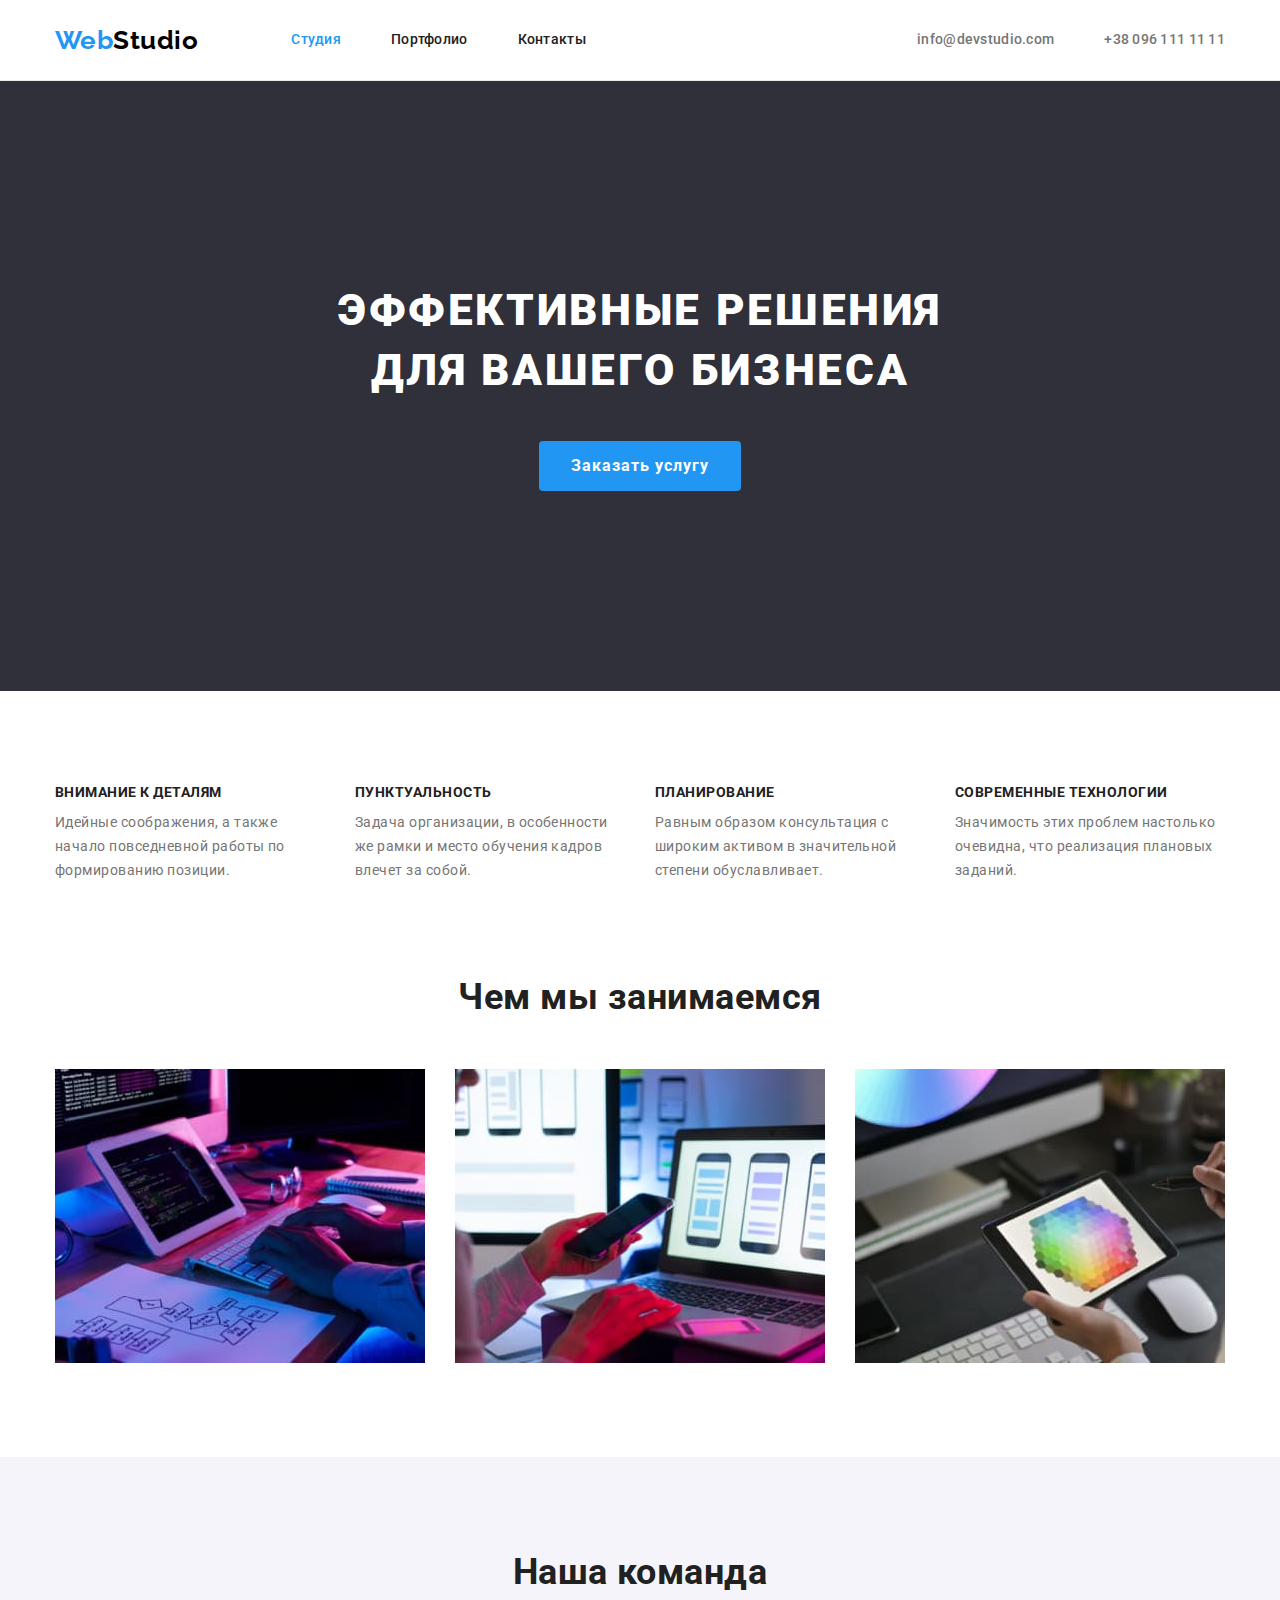
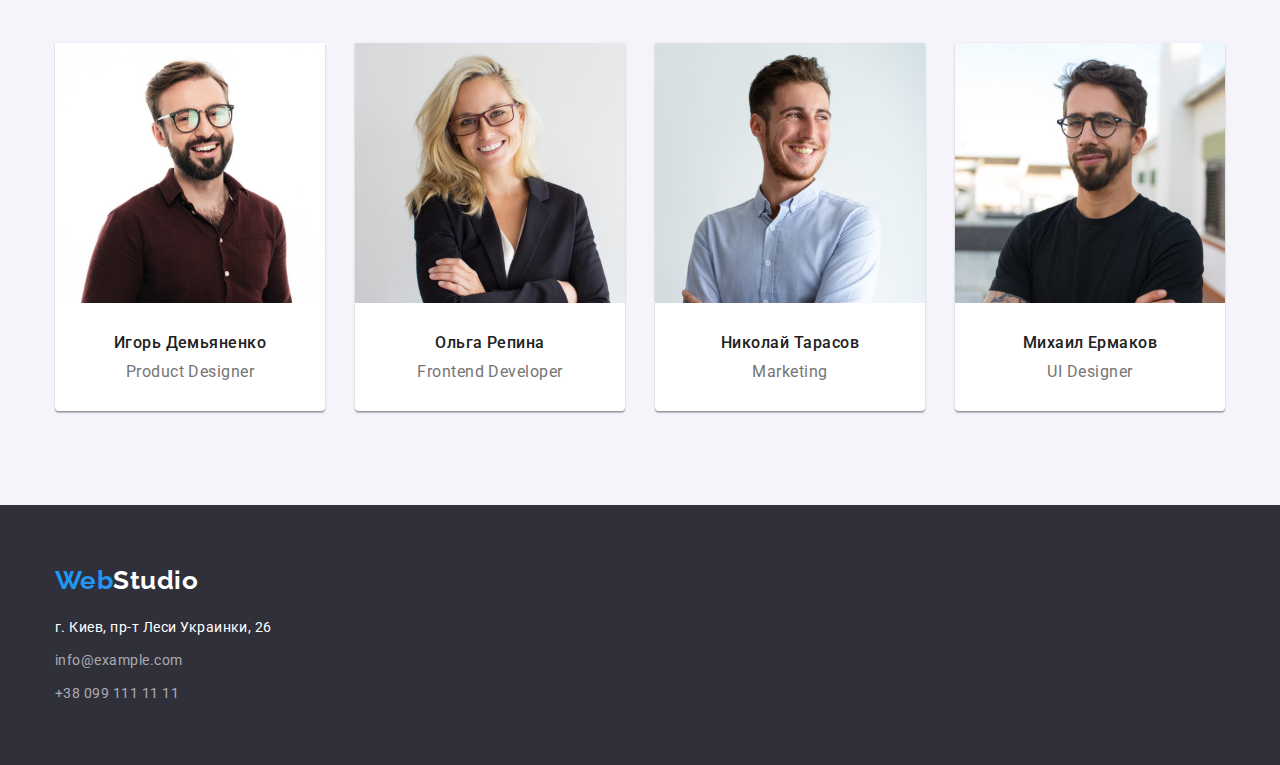
<file: index.html>
<!DOCTYPE html>
<html lang="ru">
  <head>
    <meta charset="UTF-8" />
    <meta http-equiv="X-UA-Compatible" content="IE=edge" />
    <meta name="viewport" content="width=device-width, initial-scale=1.0" />
    <title>Document</title>
    <link rel="preconnect" href="https://fonts.googleapis.com" />
    <link rel="preconnect" href="https://fonts.gstatic.com" crossorigin />
    <link
      href="https://fonts.googleapis.com/css2?family=Oleo+Script&family=Raleway:wght@700&family=Roboto:wght@400;500;700;900&display=swap"
      rel="stylesheet"
    />
    <link
      rel="stylesheet"
      href="https://cdn.jsdelivr.net/npm/modern-normalize@1.1.0/modern-normalize.min.css"
    />
    <link rel="stylesheet" href="./css/styles.css" />
  </head>
  <body class="body">
    <!--Шапка страницы-->
    <header class="page-header">
      <div class="container container-header">
        <a href="./index.html" class="logo"><span class="logo-link">Web</span>Studio</a>
        <nav>
          <ul class="site-nav list">
            <li class="item">
              <a href="./index.html" class="site-nav-link decor current">Студия</a>
            </li>
            <li class="item">
              <a href="./portfolio.html" class="site-nav-link decor">Портфолио</a>
            </li>
            <li class="item"><a href="" class="site-nav-link decor">Контакты</a></li>
          </ul>
        </nav>
        <ul class="auth-nav list">
          <a href="mailto:info@devstudio.com" class="auth-nav-link decor">info@devstudio.com</a>
          <a href="tel:+380961111111" class="auth-nav-link decor">+38 096 111 11 11</a>
        </ul>
      </div>
    </header>

    <!--Уникальный контент страницы-->
    <main>
      <!--Герой-->
      <section class="hero">
        <div class="container">
          <h1 class="hero-title">
            ЭФФЕКТИВНЫЕ РЕШЕНИЯ <br />
            ДЛЯ ВАШЕГО БИЗНЕСА
          </h1>
          <button type="button" class="button">Заказать услугу</button>
        </div>
      </section>

      <!--Плюсы работы-->
      <section class="section">
        <div class="container">
          <h2 class="section-title visually-hidden">Плюсы работы</h2>
          <ul class="features list">
            <li class="item">
              <h3 class="features-title">Внимание к деталям</h3>
              <p class="features-title-text">
                Идейные соображения, а также начало повседневной работы по формированию позиции.
              </p>
            </li>
            <li class="item">
              <h3 class="features-title">Пунктуальность</h3>
              <p class="features-title-text">
                Задача организации, в особенности же рамки и место обучения кадров влечет за собой.
              </p>
            </li>
            <li class="item">
              <h3 class="features-title">Планирование</h3>
              <p class="features-title-text">
                Равным образом консультация с широким активом в значительной степени обуславливает.
              </p>
            </li>
            <li class="item">
              <h3 class="features-title">Современные технологии</h3>
              <p class="features-title-text">
                Значимость этих проблем настолько очевидна, что реализация плановых заданий.
              </p>
            </li>
          </ul>
        </div>
      </section>

      <!--Чем мы занимаемся-->
      <section class="section section-doing">
        <div class="container">
          <h2 class="section-title">Чем мы занимаемся</h2>
          <ul class="list list-doing">
            <li class="item">
              <img src="./images/we-doing1.jpg" alt="Чем-мы-занимаемся1" width="370" />
            </li>
            <li class="item">
              <img src="./images/we-doing2.jpg" alt="Чем-мы-занимаемся2" width="370" />
            </li>
            <li class="item">
              <img src="./images/we-doing3.jpg" alt="Чем-мы-занимаемся3" width="370" />
            </li>
          </ul>
        </div>
      </section>

      <!--Наша команда-->
      <section class="section team">
        <div class="container container-team-main">
          <h2 class="section-title">Наша команда</h2>
          <ul class="list list-team">
            <li class="item">
              <img src="./images/membe1.jpg" alt="Игорь Демьяненко" width="270" />
              <div class="container container-team">
                <h3 class="section-title-name">Игорь Демьяненко</h3>
                <p class="section-title-profession">Product Designer</p>
              </div>
            </li>
            <li class="item">
              <img src="./images/membe2.jpg" alt="Ольга Репина" width="270" />
              <div class="container container-team">
                <h3 class="section-title-name">Ольга Репина</h3>
                <p class="section-title-profession">Frontend Developer</p>
              </div>
            </li>
            <li class="item">
              <img src="./images/membe3.jpg" alt="Николай Тарасов" width="270" />
              <div class="container container-team">
                <h3 class="section-title-name">Николай Тарасов</h3>
                <p class="section-title-profession">Marketing</p>
              </div>
            </li>
            <li class="item">
              <img src="./images/membe4.jpg" alt="Михаил Ермаков" width="270" />
              <div class="container container-team">
                <h3 class="section-title-name">Михаил Ермаков</h3>
                <p class="section-title-profession">UI Designer</p>
              </div>
            </li>
          </ul>
        </div>
      </section>
    </main>

    <!--Подвал страницы-->
    <footer class="footer">
      <div class="container container-footer">
        <a href="" class="logo foot"
          ><span class="footer-logo-first">Web</span><span class="footer-logo-last">Studio</span></a
        >
        <address class="url">
          <a href="https://goo.gl/maps/uPLYLn5CrwRYCuye6" class="footer-logo-address decor"
            >г. Киев, пр-т Леси Украинки, 26</a
          >
          <a href="mailto:info@example.com" class="address-phone-mail decor">info@example.com</a>
          <a href="tel:+380991111111" class="address-phone-mail decor">+38 099 111 11 11</a>
        </address>
      </div>
    </footer>
  </body>
</html>
</file>
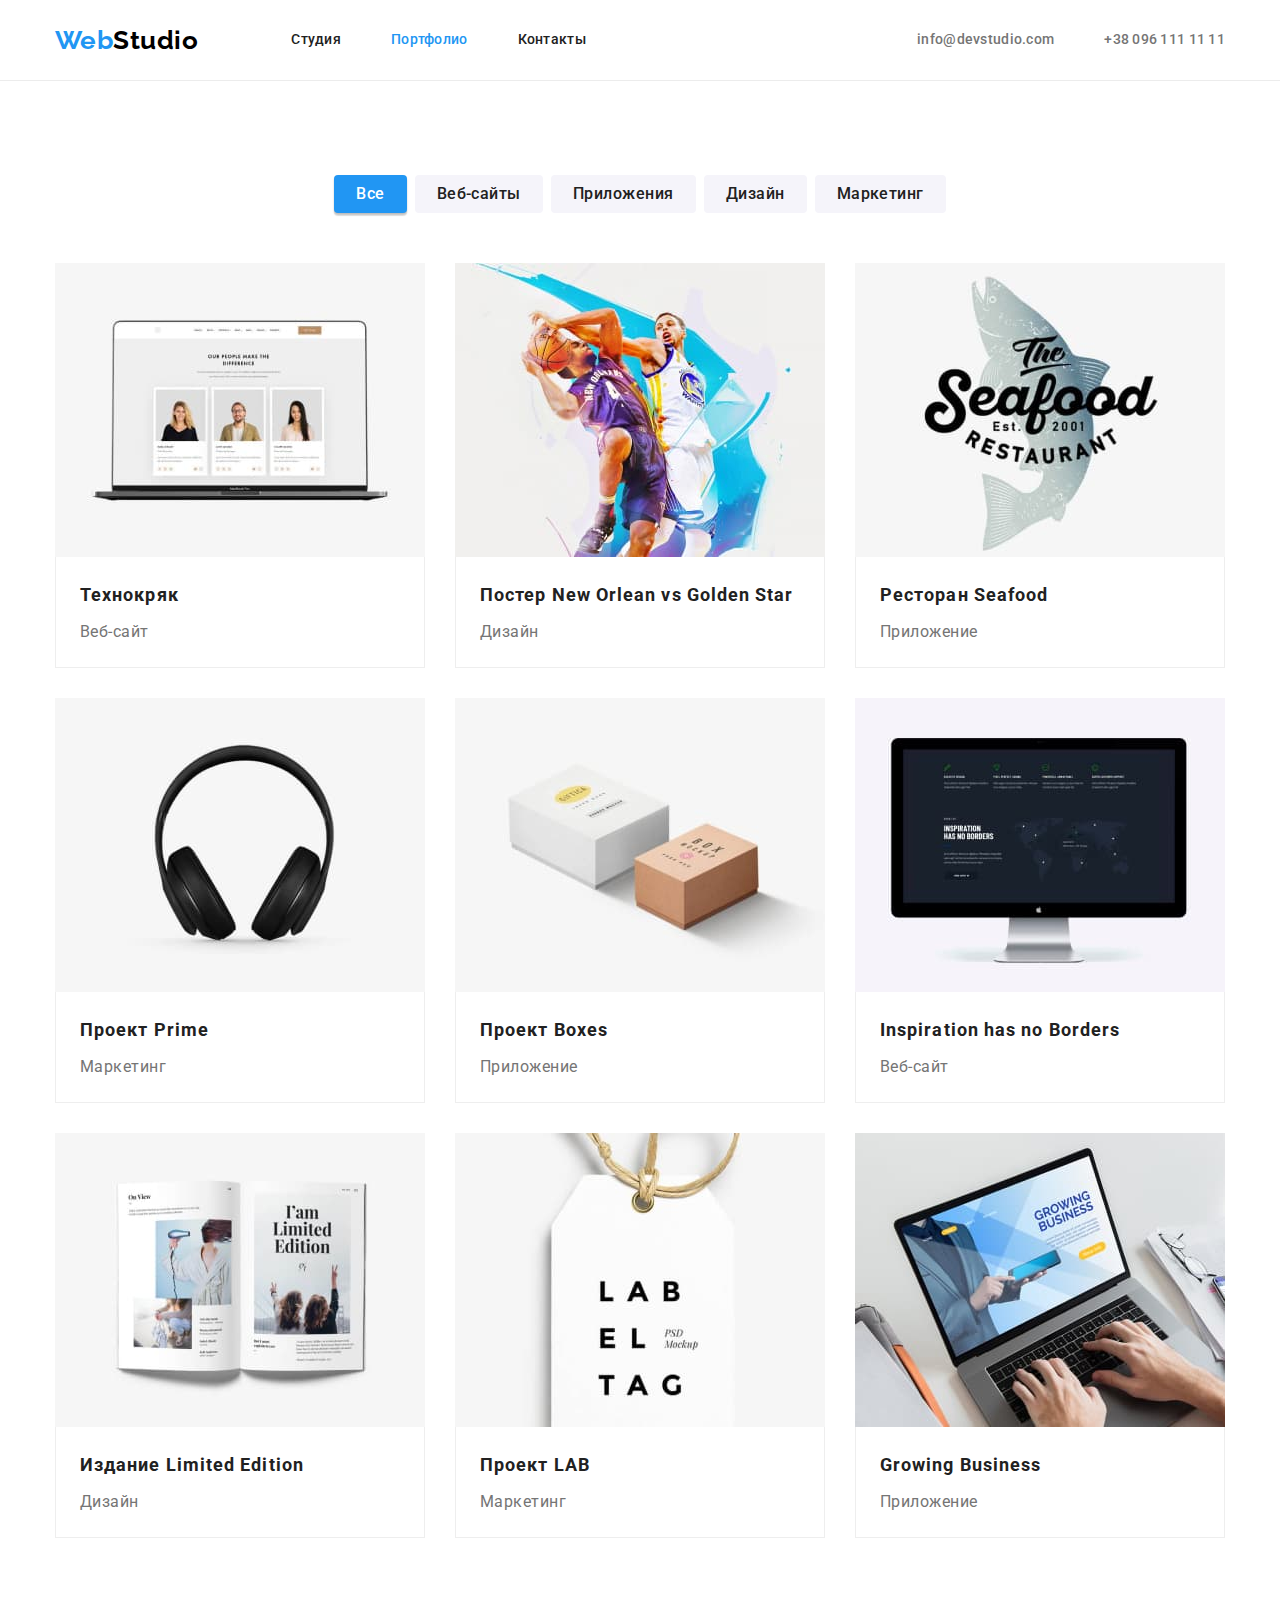
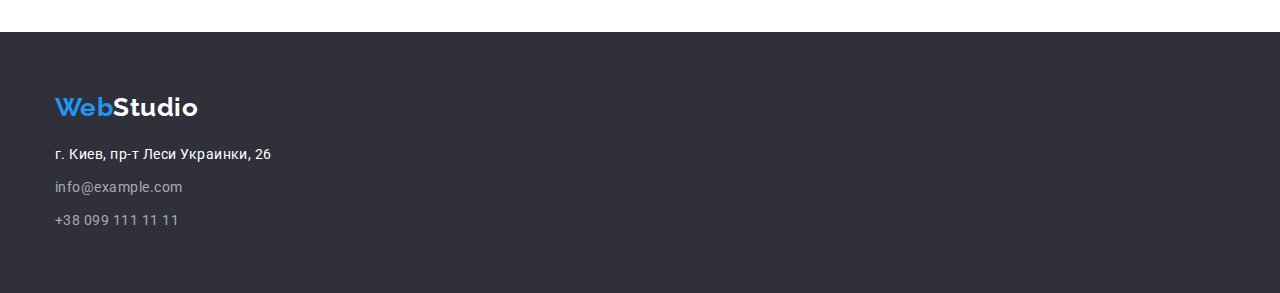
<file: portfolio.html>
<!DOCTYPE html>
<html lang="ru">
  <head>
    <meta charset="UTF-8" />
    <meta http-equiv="X-UA-Compatible" content="IE=edge" />
    <meta name="viewport" content="width=device-width, initial-scale=1.0" />
    <title>Document</title>
    <link rel="preconnect" href="https://fonts.googleapis.com" />
    <link rel="preconnect" href="https://fonts.gstatic.com" crossorigin />
    <link
      href="https://fonts.googleapis.com/css2?family=Oleo+Script&family=Raleway:wght@700&family=Roboto:wght@400;500;700;900&display=swap"
      rel="stylesheet"
    />
    <link
      rel="stylesheet"
      href="https://cdn.jsdelivr.net/npm/modern-normalize@1.1.0/modern-normalize.min.css"
    />
    <link rel="stylesheet" href="./css/styles.css" />
  </head>
  <body class="body">
    <!--header page-->
    <header class="page-header">
      <div class="container container-header">
        <a href="./index.html" class="logo"><span class="logo-link">Web</span>Studio</a>
        <nav>
          <ul class="site-nav list">
            <li class="item"><a href="./index.html" class="site-nav-link decor">Студия</a></li>
            <li class="item">
              <a href="./portfolio.html" class="site-nav-link decor current">Портфолио</a>
            </li>
            <li class="item"><a href="" class="site-nav-link decor">Контакты</a></li>
          </ul>
        </nav>
        <ul class="auth-nav list">
          <a href="mailto:info@devstudio.com" class="auth-nav-link decor">info@devstudio.com</a>
          <a href="tel:+380961111111" class="auth-nav-link decor">+38 096 111 11 11</a>
        </ul>
      </div>
    </header>

    <!--main portfolio-->
    <main>
      <section class="section">
        <div class="container">
          <h1 class="section-title visually-hidden">РАБОТЫ</h1>
          <ul class="photo-nav list">
            <li class="item">
              <button type="button" class="button photo-nav primary">Все</button>
            </li>
            <li class="item"><button type="button" class="button photo-nav">Веб-сайты</button></li>
            <li class="item"><button type="button" class="button photo-nav">Приложения</button></li>
            <li class="item"><button type="button" class="button photo-nav">Дизайн</button></li>
            <li class="item"><button type="button" class="button photo-nav">Маркетинг</button></li>
          </ul>

          <h2 class="section-title visually-hidden">Фото работ</h2>
          <ul class="list list-photos">
            <li class="item">
              <img src="./images/laptop1.jpg" alt="laptop" width="370" />
              <div class="container-photo-text">
                <h2 class="section-title-photos">Технокряк</h2>
                <p class="section-title-photos-career">Веб-сайт</p>
              </div>
            </li>
            <li class="item">
              <img src="./images/basketball.jpg" alt="basketball" width="370" />
              <div class="container-photo-text">
                <h2 class="section-title-photos">Постер New Orlean vs Golden Star</h2>
                <p class="section-title-photos-career">Дизайн</p>
              </div>
            </li>
            <li class="item">
              <img src="./images/seafood.jpg" alt="seafood" width="370" />
              <div class="container-photo-text">
                <h2 class="section-title-photos">Ресторан Seafood</h2>
                <p class="section-title-photos-career">Приложение</p>
              </div>
            </li>
            <li class="item">
              <img src="./images/headphones.jpg" alt="headphones" width="370" />
              <div class="container-photo-text">
                <h2 class="section-title-photos">Проект Prime</h2>
                <p class="section-title-photos-career">Маркетинг</p>
              </div>
            </li>
            <li class="item">
              <img src="./images/boxes.jpg" alt="boxes" width="370" />
              <div class="container-photo-text">
                <h2 class="section-title-photos">Проект Boxes</h2>
                <p class="section-title-photos-career">Приложение</p>
              </div>
            </li>
            <li class="item">
              <img src="./images/mac.jpg" alt="bac" width="370" />
              <div class="container-photo-text">
                <h2 class="section-title-photos">Inspiration has no Borders</h2>
                <p class="section-title-photos-career">Веб-сайт</p>
              </div>
            </li>
            <li class="item">
              <img src="./images/book.jpg" alt="book" width="370" />
              <div class="container-photo-text">
                <h2 class="section-title-photos">Издание Limited Edition</h2>
                <p class="section-title-photos-career">Дизайн</p>
              </div>
            </li>
            <li class="item">
              <img src="./images/steaker.jpg" alt="steaker" width="370" />
              <div class="container-photo-text">
                <h2 class="section-title-photos">Проект LAB</h2>
                <p class="section-title-photos-career">Маркетинг</p>
              </div>
            </li>
            <li class="item">
              <img src="./images/laptop-hands.jpg" alt="laptop-hands" width="370" />
              <div class="container-photo-text">
                <h2 class="section-title-photos">Growing Business</h2>
                <p class="section-title-photos-career">Приложение</p>
              </div>
            </li>
          </ul>
        </div>
      </section>
    </main>

    <!--footer page-->
    <footer class="footer">
      <div class="container container-footer">
        <a href="" class="logo foot"
          ><span class="footer-logo-first">Web</span><span class="footer-logo-last">Studio</span></a
        >
        <address class="url">
          <a href="https://goo.gl/maps/uPLYLn5CrwRYCuye6" class="footer-logo-address decor"
            >г. Киев, пр-т Леси Украинки, 26</a
          >
          <a href="mailto:info@example.com" class="address-phone-mail decor">info@example.com</a>
          <a href="tel:+380991111111" class="address-phone-mail decor">+38 099 111 11 11</a>
        </address>
      </div>
    </footer>
  </body>
</html>
</file>
<file: css/styles.css>
:root {
    --primary-text-color: #757575;
    --titile-text-color: #212121;
    --white-text-color: #FFFFFF;
    --accent-text-color: #2196F3;
    --primary-bg-color: #ffffff;
    --button-bg-color: #F5F4FA;
    --focus-button-bg-color: #2196F3;
    --focus-button-bg-color-order: #188CE8;
    --black-logo-color: #000;
}

.body {
    background-color: var(--primary-bg-color);
    color: var(--primary-text-color); 
    font-family: roboto, sans-serif;
    letter-spacing: 0.03em;
    font-weight: 400;
}

p,
h1,
h2,
h3,
h4 {
    margin: 0;
}

ul {
  margin: 0;
  padding: 0;
}

img {
    display: block;
}

.visually-hidden {
    position: absolute;
    width: 1px;
    height: 1px;
    margin: -1px;
    border: 0;
    padding: 0;
    white-space: nowrap;
    clip-path: inset(100%);
    clip: rect(0 0 0 0);
    overflow: hidden;
}

.container {
    width: 1200px;
    margin-left: auto;
    margin-right: auto;
    padding-left: 15px;
    padding-right: 15px;
}

.link,
.list {
    list-style: none;
    margin: 0;
    padding: 0;
}

/* header */
.logo {
    color: var(--black-logo-color);
    font-family: Raleway, sans-serif;
    font-weight: 700;
    font-size: 26px;
    line-height: 1.19;
    text-decoration: none;
    display: block;
    margin-right: 93px;
}

.container-header {
    display: flex;
    align-items: center;
}

.page-header {
    border-bottom: 1px solid #ECECEC;
}

.site-nav-link {
    color: var(--titile-text-color);
    padding-top: 32px;
    padding-bottom: 32px;
}

.auth-nav-link {
    color: var(--primary-text-color);
    padding-top: 32px;
    padding-bottom: 32px;
}

.auth-nav {
    margin-left: auto;
}



.site-nav,
.auth-nav {
    display: flex;
    font-weight: 500;
    font-size: 14px;
    line-height: 1.14;
    letter-spacing: 0.02em;
    text-decoration: none;
}

.site-nav .item + .item {
    margin-left: 50px;
}
.auth-nav .auth-nav-link:not(:first-child) {
    margin-left: 50px;
}


.logo-link {
    color: var(--accent-text-color);
}

.site-nav-link.current {
    color: var(--accent-text-color);
}

.decor:hover,
.decor:focus {
    color: var(--accent-text-color);
}

.decor {
    text-decoration: none;
}

/* hero */
.hero {
    text-align: center;
    padding-top: 200px;
    padding-bottom: 200px;
}

.hero-title {
    color: var(--white-text-color);
    font-weight: 900;
    font-size: 44px;
    line-height: 1.36;
    letter-spacing: 0.06em;
    text-transform: uppercase;
    margin-top: 0;
    margin-bottom: 40px;
}

/* section */
.section {
    padding: 5.875rem 0;
}

.section-doing {
    padding-top: 0;
    padding-bottom: 94px;
}

.section-title,
.section-title-name,
.section-title-photos {
    color: var(--titile-text-color);
}

.section-title {
    font-weight: 700;
    font-size: 36px;
    line-height: 1.17;
    text-align: center;
    margin-top: 0;
    margin-bottom: 50px;

}

.features-title {
    margin-top: 0;
    margin-bottom: 10px;
}

.features-title-text {
    font-size: 14px;
    line-height: 1.71;
    margin-bottom: 0;
    
}

/* features */
.features {
    display: flex;
    flex-wrap: wrap;
    justify-content: center;
    margin-left: -30px;
}

.features .item {
    width: 270px;
    margin-left: 30px;
}

.features .features-title {
    color: var(--titile-text-color);
    text-transform: uppercase;
    font-weight: 700;
    font-size: 14px;
    line-height: 1.14;
}


/* we doing */
.list-doing {
    display: flex;
    justify-content: space-between;
}

/* team */
.section.team {
    background-color: #F5F4FA;
}

.section-title-name {
    font-weight: 500;
    font-size: 16px;
    line-height: 1.19;
    padding-bottom: 10px;   
}

.section-title-profession {
    font-size: 16px;
    line-height: 1.19;
}

.list-team {
    display: flex;
    margin-left: -30px;
}

.container-team {
    display: flex;
    flex-direction: column;
    text-align: center;
    width: 270px;
    margin-top: 30px;
    margin-bottom: 30px;
}

.list-team .item {
    background-color: var(--primary-bg-color);
    width: 270px;
    margin-left: 30px;
    box-shadow: 0px 1px 3px rgba(0, 0, 0, 0.12),
    0px 1px 1px rgba(0, 0, 0, 0.14),
    0px 2px 1px rgba(0, 0, 0, 0.2);
    border-radius: 0px 0px 4px 4px;
}

/* portfolio photos */
.photo-nav.list {
    margin-bottom: 50px;
}

.photo-nav {
    display: flex;
    justify-content: center;
}

.photo-nav .item + .item {
    margin-left: 8px;
}

.section-title-photos {
    font-weight: 700;
    font-size: 18px;
    line-height: 2;
    letter-spacing: 0.06em;
    margin-bottom: 4px;
}

.section-title-photos-career {
    font-size: 16px;
    line-height: 1.88;
}

.list-photos {
    display: flex;
    flex-wrap: wrap;
    margin-right: -30px;
    margin-bottom: -30px;
}

.list-photos .item {
    width: 370;
    margin-right: 30px;
    margin-bottom: 30px;
    margin-top: 0;
    display: block;
}

.container-photo-text {
    border: 1px solid #EEEEEE;
    border-top: transparent;
    padding: 20px 24px;
}

/* footer */
.logo.foot {
    margin-bottom: 20px;
    margin-right: 0;
}

.footer {
    padding-top: 60px;
    padding-bottom: 60px;
}

.footer-logo-last,
.footer-logo-address {
    color: var(--white-text-color);
}
.footer-logo-first {
    color: var(--accent-text-color);
}

.address-phone-mail {
    color: rgba(255, 255, 255, 0.6);
}

.footer-logo-address,
.address-phone-mail {
    display: block;
    font-size: 14px;
    line-height: 1.71;
    font-style: normal;
    margin-bottom: 9px;
}

.address-phone-mail:last-child {
    margin-bottom: 0;
}

.footer,
.hero {
    background-color: #2F303A;
}

/* buttons */
.button {
    color: var(--white-text-color);
    background-color: var(--focus-button-bg-color);
    font-weight: 700;
    font-size: 16px;
    line-height: 1.88;
    letter-spacing: 0.06em;
    cursor: pointer;
    border-radius: 4px;
    padding: 10px 32px;
    margin-left: auto;
    margin-right: auto;
    border: transparent;

    }

.button.photo-nav {
    color: var(--titile-text-color);
    background-color: var(--button-bg-color); 
    font-weight: 500;
    font-size: 16px;
    line-height: 1.63;
    display: block;
    letter-spacing: 0.03em;
    font-family: inherit;
    cursor: pointer;
    padding: 6px 22px;
}

.button:hover,
.button:focus {
    background-color: var(--focus-button-bg-color-order);
}

.button.photo-nav:hover,
.button.photo-nav:focus {
    color: var(--white-text-color);
    background-color: var(--focus-button-bg-color);
    box-shadow: 0px 3px 1px rgba(0, 0, 0, 0.1),
    0px 1px 2px rgba(0, 0, 0, 0.08),
    0px 2px 2px rgba(0, 0, 0, 0.12);
}

.button.photo-nav.primary {
    color: var(--white-text-color);
    background-color: var(--focus-button-bg-color);
    box-shadow: 0px 3px 1px rgba(0, 0, 0, 0.1),
    0px 1px 2px rgba(0, 0, 0, 0.08),
    0px 2px 2px rgba(0, 0, 0, 0.12);
}
</file>
